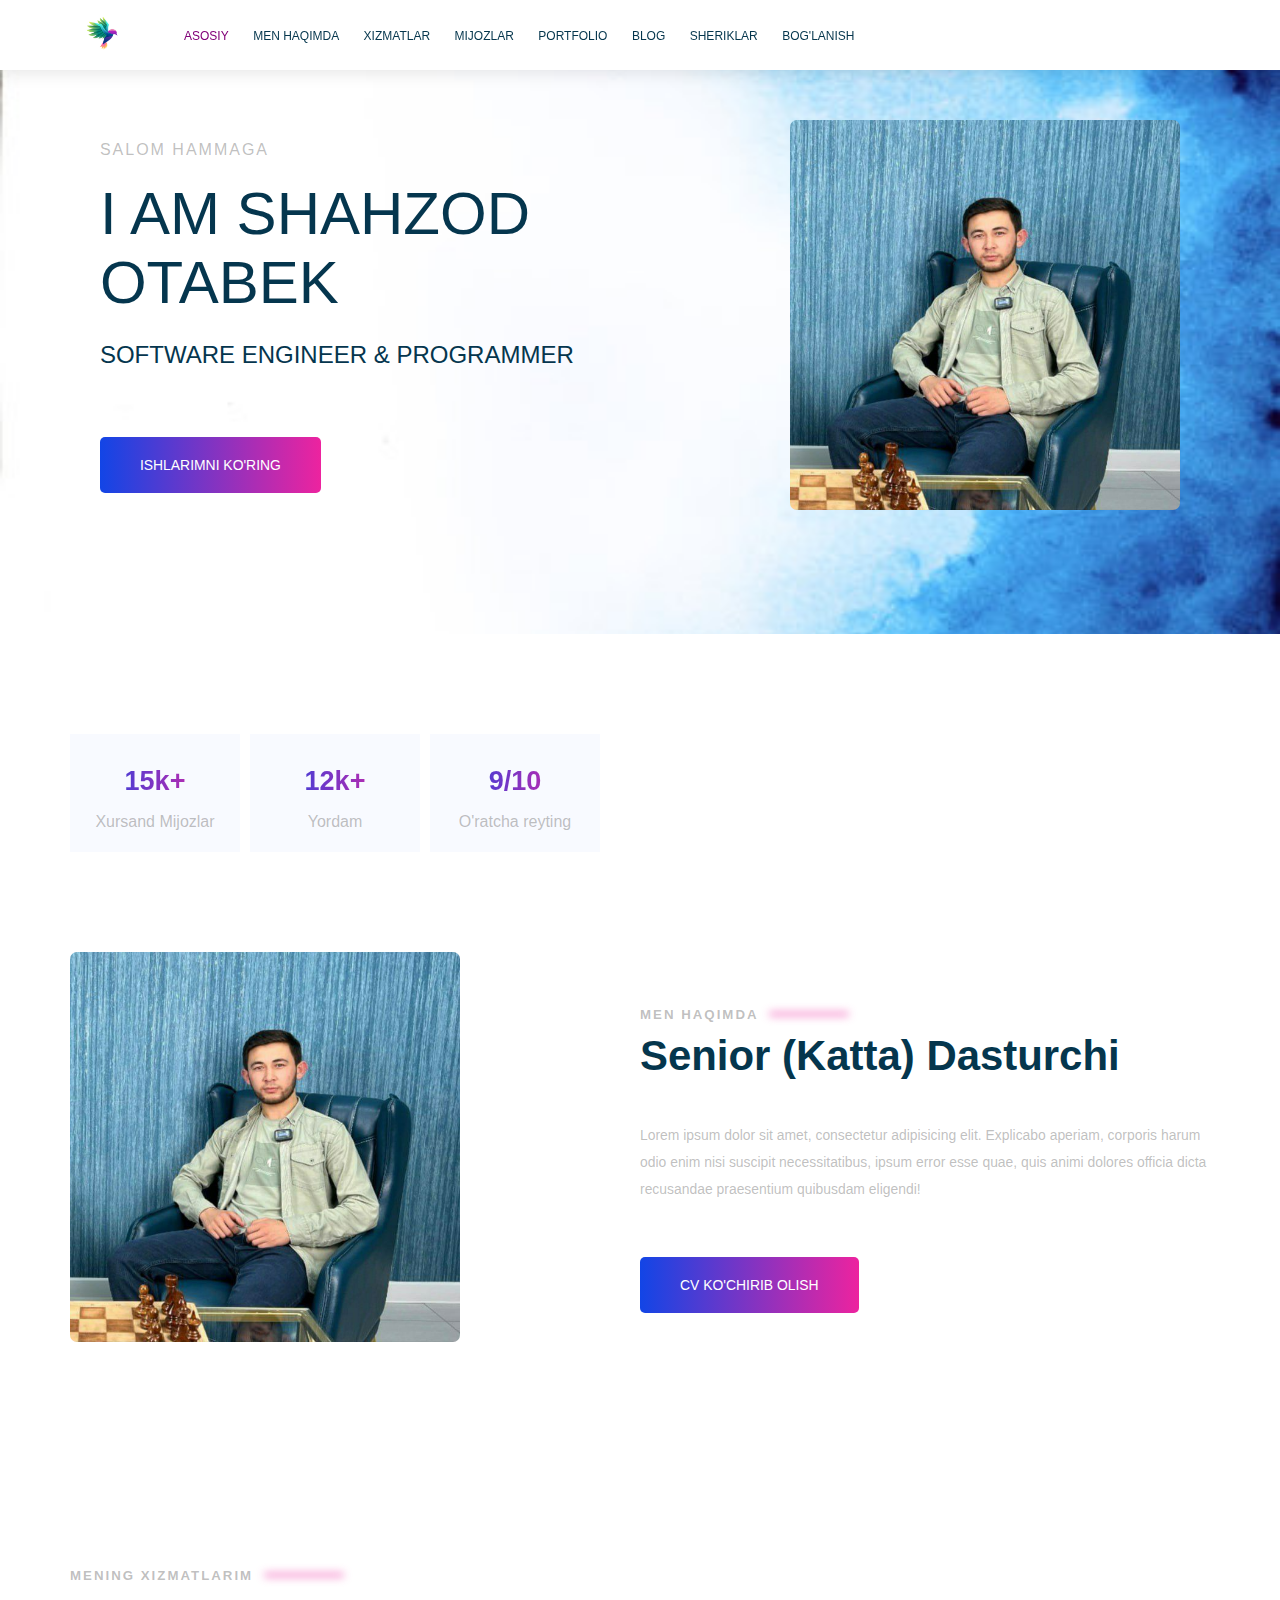
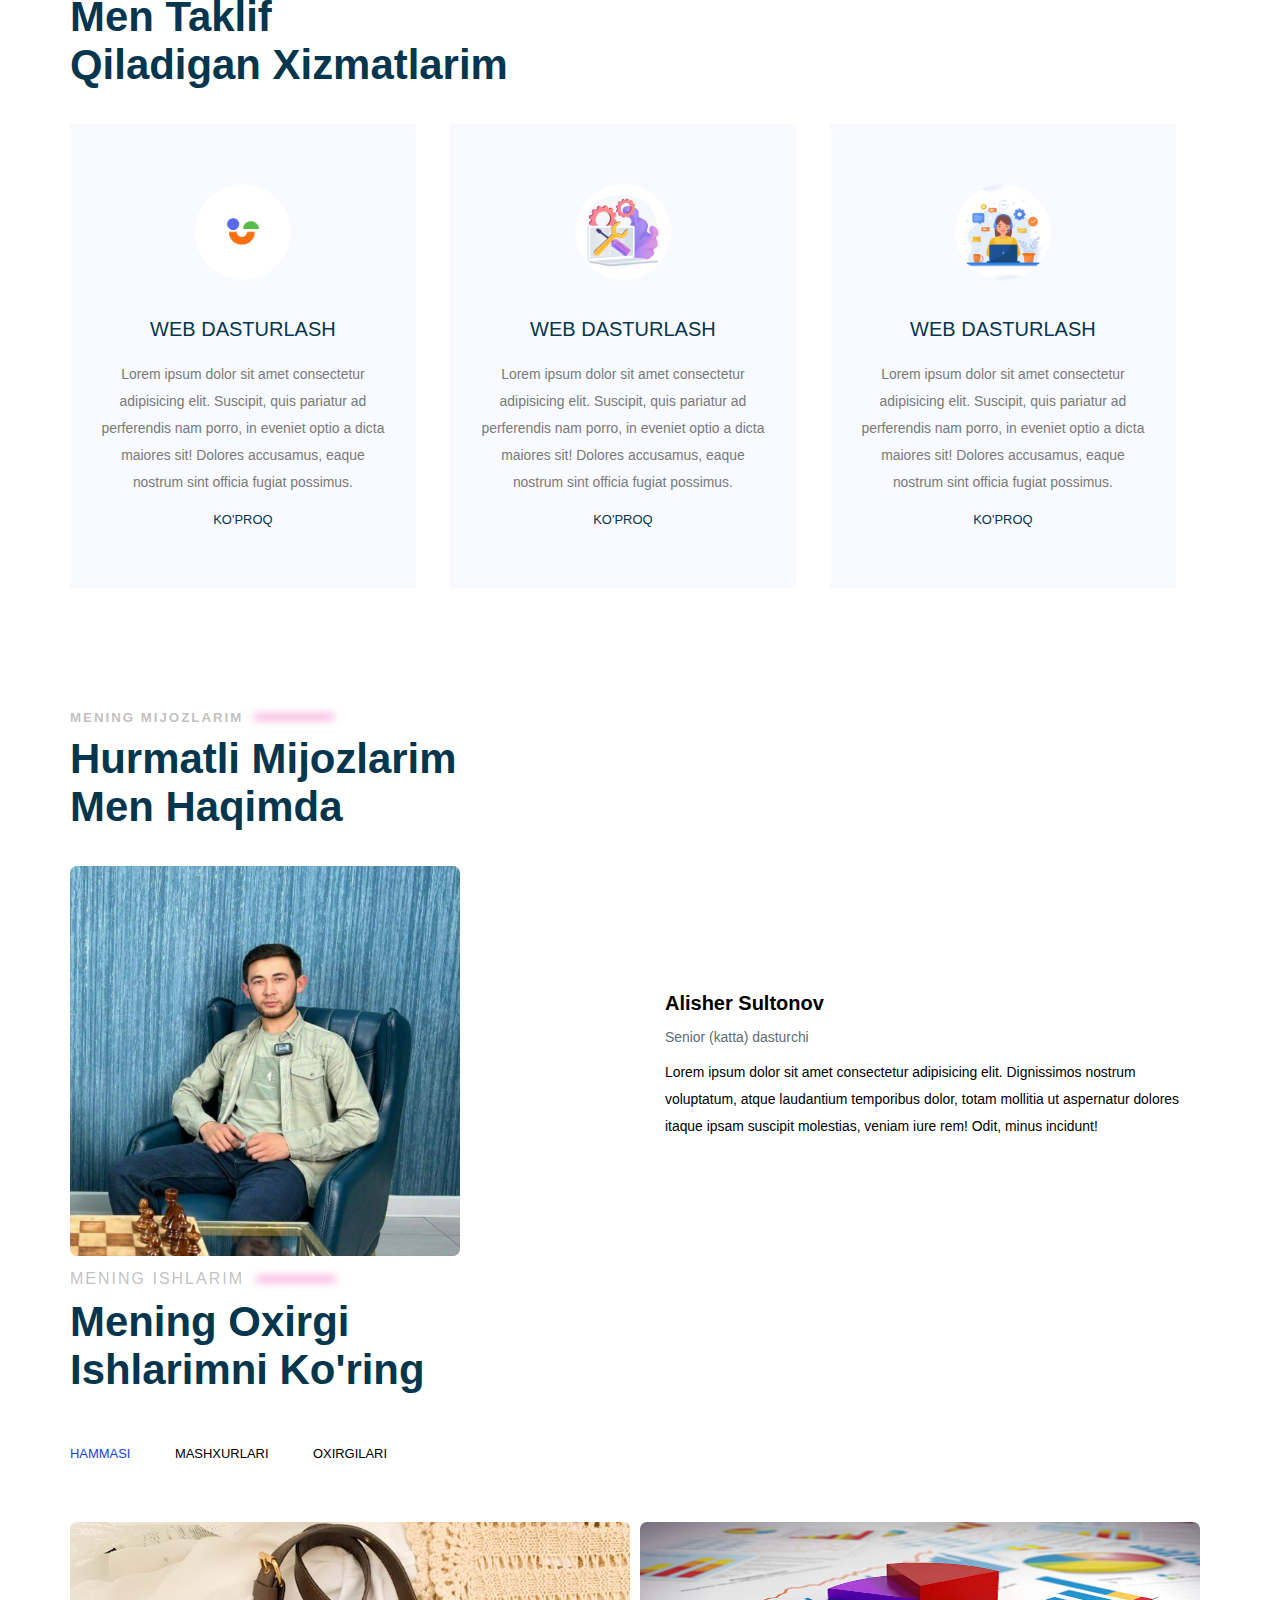
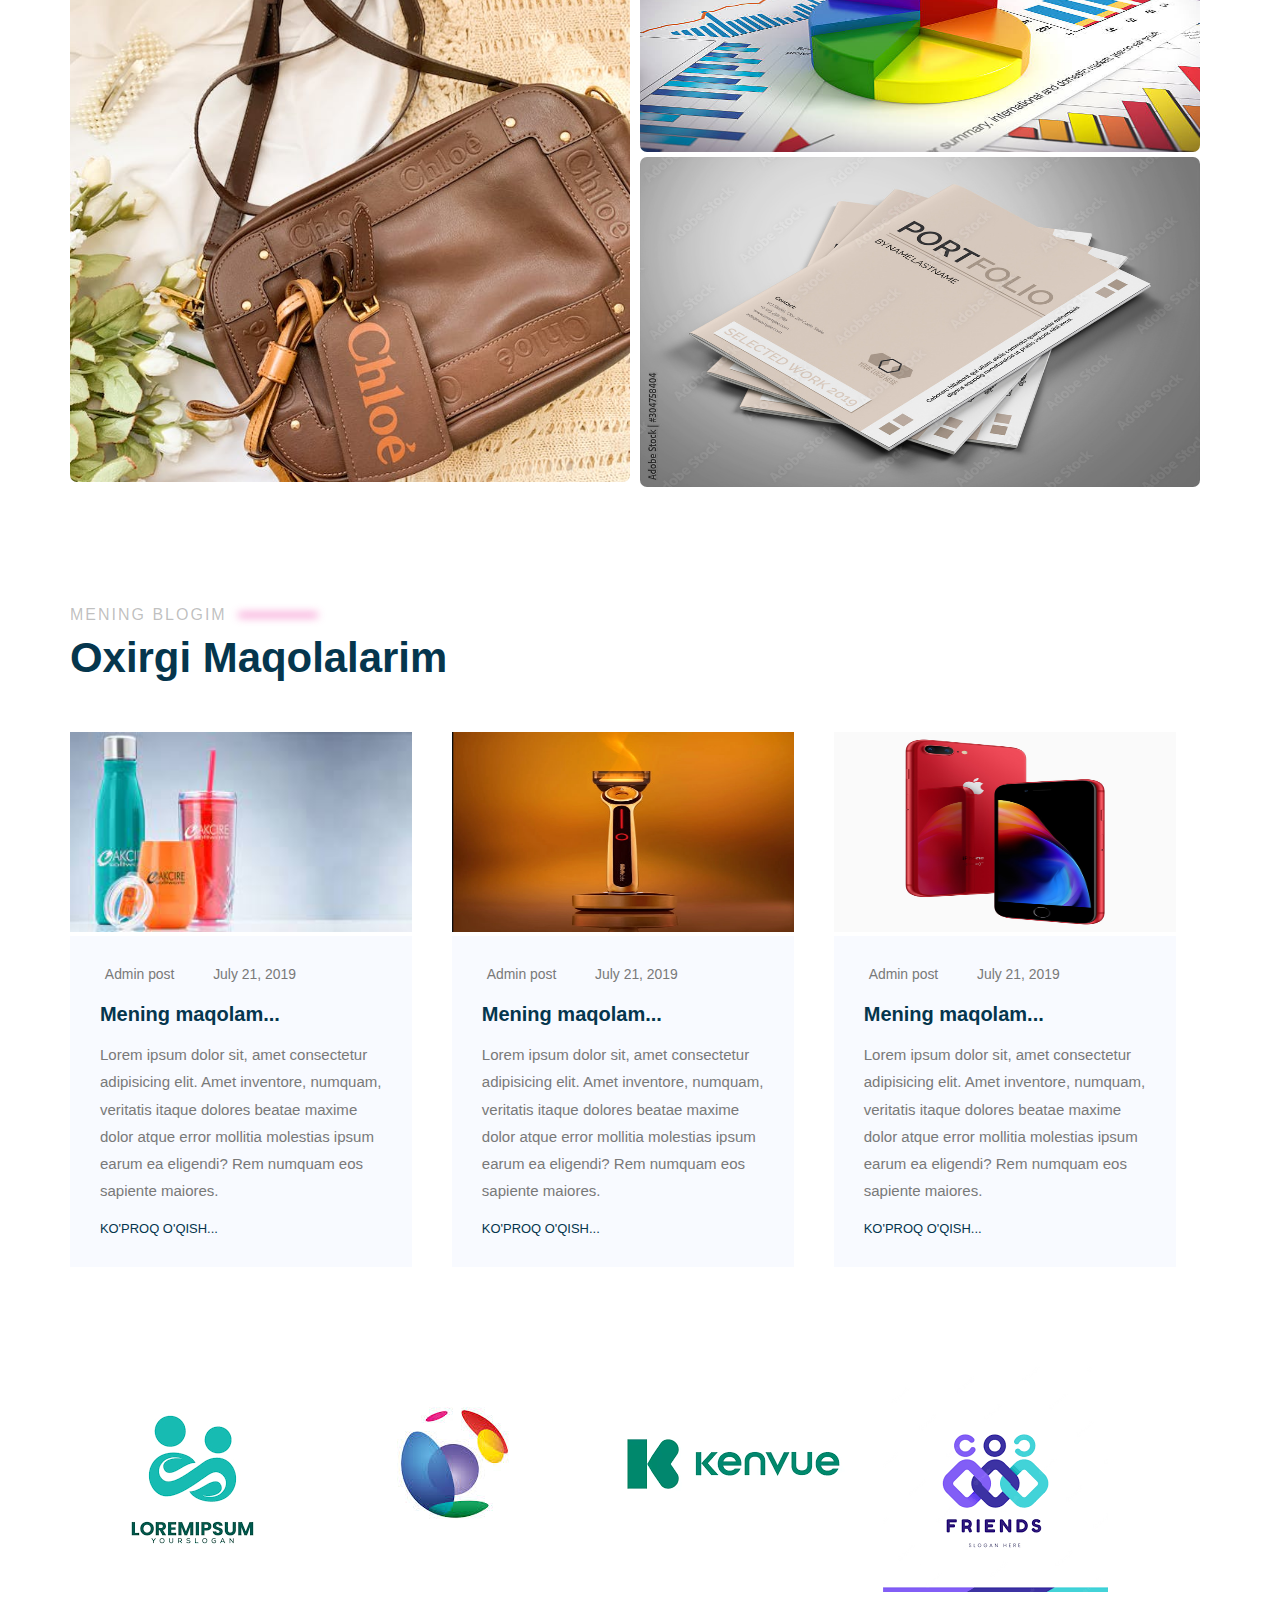
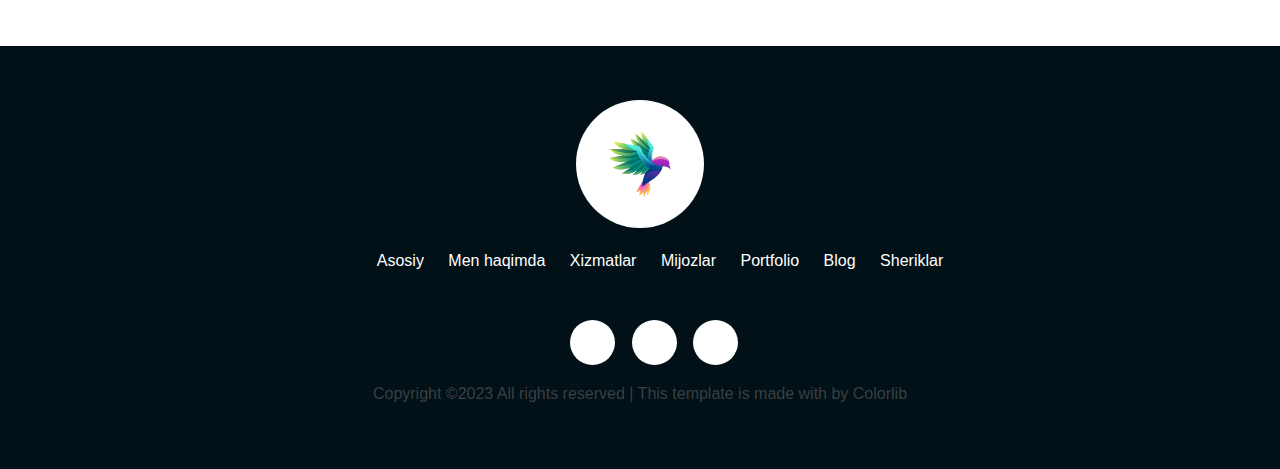
<file: index.html>
<!DOCTYPE html>
<html lang="en">
<head>
    <title>Portfolio</title>
    <meta name="viewport" conntent="width=device-width, initial-scale=1.0">
    <link rel="stylesheet" href="https://cdnjs.cloudflare.com/ajax/libs/font-awesome/6.4.2/css/all.min.css" integrity="sha512-z3gLpd7yknf1YoNbCzqRKc4qyor8gaKU1qmn+CShxbuBusANI9QpRohGBreCFkKxLhei6S9CQXFEbbKuqLg0DA==" crossorigin="anonymous" referrerpolicy="no-referrer" />
    <link rel="stylesheet" href="./css/shared.css">
    <link rel="stylesheet" href="./css/main.css">
</head>
<body>
    <!--Header Section-->
    <header class="main-header">
        <div class="container">
            <div class="main-header__brand">
                <a href="index.html">
                    <img src="./images/logo.jpg" alt="Logo">
                </a>
            </div>
            <nav class="main-navigation">
                <ul class="main-navigation__items">
                    <li class="main-navigation__item active">
                        <a href="#">Asosiy</a>
                    </li>
                    <li class="main-navigation__item">
                        <a href="#">Men haqimda</a>
                    </li>
                    <li class="main-navigation__item">
                        <a href="#">Xizmatlar</a>
                    </li>
                    <li class="main-navigation__item">
                        <a href="#">Mijozlar</a>
                    </li>
                    <li class="main-navigation__item">
                        <a href="#">Portfolio</a>
                    </li>
                    <li class="main-navigation__item">
                        <a href="#">Blog</a>
                    </li>
                    <li class="main-navigation__item">
                        <a href="#">Sheriklar</a>
                    </li>
                    <li class="main-navigation__item">
                        <a href="./contact.html">Bog'lanish</a>
                    </li>
                </ul>
            </nav>
        </div>
    </header>
    <!--/Header Section-->

    <!--Main Section-->
    <div class="main-banner">
        <div class="container">
            <section id="main-section" class="main-section">
                <div class="main-section__info">
                    <h4 class="main-section__welcome to-uppercase"> Salom hammaga</h4>
                    <h1 class="main-section__introduction to-uppercase">I am Shahzod Otabek</h1>
                    <h3 class="main-section__position to-uppercase">Software Engineer & Programmer</h3>
                    <div class="main-section__social-networks">
                        <a href="#">
                            <i class="fa-brands fa-telegram"></i>
                        </a>
                        <a href="#">
                            <i class="fa-brands fa-youtube"></i>
                        </a>
                        <a href="#">
                            <i class="fa-brands fa-instagram"></i>
                        </a>
                    </div>
                    <button type="button" class="button main-section__action to-uppercase">
                        Ishlarimni ko'ring
                    </button>
                </div>
        
                <div class="main-section__image">
                    <img src="./images/me.jpg" alt="My image">
                </div>
                
            </section>
            <div class="clearfix"></div>
        </div>
    </div>
    <!--/Main Section-->

    <!--Statistics-->
    <div class="container">
        <section id="statistics" class="statistics">
            <div class="statistics__item">
                <h3 class="statistics__number">
                    15k+
                </h3>
                <p class="statistics__title">Xursand Mijozlar</p>
            </div>
            <div class="statistics__item">
                <h3 class="statistics__number">
                    12k+
                </h3>
                <p class="statistics__title">Yordam</p>
            </div>
            <div class="statistics__item">
                <h3 class="statistics__number">
                    9/10
                </h3>
                <p class="statistics__title">O'ratcha reyting</p>
            </div>
        </section>
    </div>
    <!--/Statistics-->

    <!--About me Section-->
    <div class="container">
        <section id="about-me" class="about-me">
            <div class="about-me__image">
                <img src="./images/me.jpg" alt="about me image">
            </div>
            <div class="about-me__info">
                <h5 class="section-subtitle">
                    Men haqimda
                    <span class = "blur-line"></span>
                </h5>
                <h3 class="section-title">
                    Senior (katta) dasturchi
                </h3>
                <p class="about-me__description">
                    Lorem ipsum dolor sit amet, consectetur adipisicing elit. 
                    Explicabo aperiam, corporis harum odio enim nisi suscipit necessitatibus, 
                    ipsum error esse quae, quis animi dolores officia dicta recusandae praesentium quibusdam eligendi!
                </p>
                <button type="button" class="about-me__action button to-uppercase">
                    CV ko'chirib olish
                </button>
            </div>
        </section>
        <div class="clearfix">
        </div>
    </div>
    <!--/About me Section-->

    <!--Services Section-->
    <div class="container">
        <section id="services" class="services">
            <h5 class="section-subtitle">
                Mening xizmatlarim
                <span class="blur-line"></span>
            </h5>
            <h2 class="section-title">
                Men taklif <br>
                qiladigan xizmatlarim
            </h2>
            <div class="services__cards">
                <div class="service-card">
                    <img src="./images/s1.png" alt="service1" class="service-card__icon"> 
                    <h5 class="service-card__title">
                        Web dasturlash
                    </h5>
                    <p class="service-card__description">
                        Lorem ipsum dolor sit amet consectetur adipisicing elit. 
                        Suscipit, quis pariatur ad perferendis nam porro, 
                        in eveniet optio a dicta maiores sit! Dolores accusamus, 
                        eaque nostrum sint officia fugiat possimus.
                    </p>
                    <a href="#" class="service-card__link">Ko'proq</a>
                </div>
                <div class="service-card">
                    <img src="./images/s2.jpg" alt="service2" class="service-card__icon"> 
                    <h5 class="service-card__title">
                        Web dasturlash
                    </h5>
                    <p class="service-card__description">
                        Lorem ipsum dolor sit amet consectetur adipisicing elit. 
                        Suscipit, quis pariatur ad perferendis nam porro, 
                        in eveniet optio a dicta maiores sit! Dolores accusamus, 
                        eaque nostrum sint officia fugiat possimus.
                    </p>
                    <a href="#" class="service-card__link">Ko'proq</a>
                </div>
                <div class="service-card">
                    <img src="./images/s3.jpg" alt="service3" class="service-card__icon"> 
                    <h5 class="service-card__title">
                        Web dasturlash
                    </h5>
                    <p class="service-card__description">
                        Lorem ipsum dolor sit amet consectetur adipisicing elit. 
                        Suscipit, quis pariatur ad perferendis nam porro, 
                        in eveniet optio a dicta maiores sit! Dolores accusamus, 
                        eaque nostrum sint officia fugiat possimus.
                    </p>
                    <a href="#" class="service-card__link">Ko'proq</a>
                </div>
                
            </div>
        </section>
    </div>
    <!--/Services Section-->

    <!--Clients Section-->
    <div class="container">
        <section id="clients" class="clients">
            <h5 class="section-subtitle">
                Mening mijozlarim
                <span class="blur-line"></span>  
            </h5>
            <h2 class="section-title">
                Hurmatli mijozlarim <br>
                men haqimda
            </h2>
            <div class="client-items">
                <div class="client-item">
                    <div class="client-item__image">
                        <img src="./images/me.jpg" alt="my clinet image">
                    </div>
                    <div class="client-item__info">
                        <h3 class="client-item__name">
                            Alisher Sultonov
                        </h3>
                        <p class="client-item__position">
                            Senior (katta) dasturchi
                        </p>
                        <p class="client-item__review">
                            Lorem ipsum dolor sit amet consectetur adipisicing elit. 
                            Dignissimos nostrum voluptatum, 
                            atque laudantium temporibus dolor, 
                            totam mollitia ut aspernatur dolores itaque ipsam suscipit molestias, 
                            veniam iure rem! Odit, minus incidunt!
                        </p>
                        <div class="client-item__rate">
                            <i class="fas fa-star"></i>
                            <i class="fas fa-star"></i>
                            <i class="fas fa-star"></i>
                            <i class="fas fa-star"></i>
                            <i class="fas fa-star"></i>
                        </div>
                    </div>
                </div>
            </div>
        </section>
        <div class="clearfix"></div>
    </div>
    <!--/Clients Section-->

    <!--Portfolio Section-->
    <div class="container">
        <section id="portfolio" class="portfolio">
            <div class="section-subtitle">
                Mening ishlarim
                <span class="blur-line"></span>
            </div>
            <div class="section-title">Mening oxirgi<br> ishlarimni ko'ring</div>
            <ul class="portfolio-filters">
                <li class="active">
                    Hammasi
                </li>
                <li>
                    Mashxurlari
                </li>
                <li>
                    Oxirgilari
                </li>
            </ul>
            <div class="portfolio-items">
                <div class="portfolio-item">
                    <img src="./images/p1.jpeg" alt="portfolio image 1" class="portfolio-item__image">
                    <div class="portfolio-item__overlay"></div>
                    <div class="portfolio-item__info">
                        <h4>
                            <a href="#">Portfolio item 1</a>
                        </h4>
                        <p>
                            Ishim haqida
                        </p>
                    </div>
                </div>
                <div class="portfolio-item portfolio-item-2">
                    <img src="./images/p2.jpg" alt="portfolio image 2" class="portfolio-item__image">
                    <div class="portfolio-item__overlay"></div>
                    <div class="portfolio-item__info">
                        <h4>
                            <a href="#">Portfolio item 2</a>
                        </h4>
                        <p>
                            Ishim haqida
                        </p>
                    </div>
                </div>
                <div class="portfolio-item portfolio-item-3">
                    <img src="./images/p3.jpg" alt="portfolio image 3" class="portfolio-item__image">
                    <div class="portfolio-item__overlay"></div>
                    <div class="portfolio-item__info">
                        <h4>
                            <a href="#">Portfolio item 3</a>
                        </h4>
                        <p>
                            Ishim haqida
                        </p>
                    </div>
                </div>
            </div>
            </div>
        </section>
    </div>
    <!--/Portfolio Section-->

    <!--Blog Section-->
    <div class="container">
        <section id="blog" class="blog">
            <div class="section-subtitle">
                Mening blogim
                <span class="blur-line"></span>
            </div>
            <div class="section-title">
                Oxirgi maqolalarim
            </div>
            <div class="blog-items">
                <div class="blog-item">
                    <div class="blog-item__image">
                        <img src="./images/b1.jpg" alt="blog image 1">
                    </div>
                    <div class="blog-item__info">
                        <div class="blog-item__main-info">
                            <i class="fa fa-user"></i>
                            <span class="blog-item__author">
                                Admin post
                            </span>
                            <i class="fa fa-calendar"></i>
                            <span class="blog-item__date">
                                July 21, 2019
                            </span>
                        </div>
                        <h5 class="blog-item__title">
                            Mening maqolam...
                        </h5>
                        <p class="blog-item__description">
                            Lorem ipsum dolor sit, amet consectetur adipisicing elit. 
                            Amet inventore, numquam, veritatis itaque dolores beatae 
                            maxime dolor atque error mollitia molestias ipsum earum ea eligendi? 
                            Rem numquam eos sapiente maiores.
                        </p>
                        <a href="#" class="blog-item__learn-more">
                            Ko'proq o'qish...
                        </a>
                    </div>
                </div>

                <div class="blog-item">
                    <div class="blog-item__image">
                        <img src="./images/b2.jpg" alt="blog image 2">
                    </div>
                    <div class="blog-item__info">
                        <div class="blog-item__main-info">
                            <i class="fa fa-user"></i>
                            <span class="blog-item__author">
                                Admin post
                            </span>
                            <i class="fa fa-calendar"></i>
                            <span class="blog-item__date">
                                July 21, 2019
                            </span>
                        </div>
                        <h5 class="blog-item__title">
                            Mening maqolam...
                        </h5>
                        <p class="blog-item__description">
                            Lorem ipsum dolor sit, amet consectetur adipisicing elit. 
                            Amet inventore, numquam, veritatis itaque dolores beatae 
                            maxime dolor atque error mollitia molestias ipsum earum ea eligendi? 
                            Rem numquam eos sapiente maiores.
                        </p>
                        <a href="#" class="blog-item__learn-more">
                            Ko'proq o'qish...
                        </a>
                    </div>
                </div>

                <div class="blog-item">
                    <div class="blog-item__image">
                        <img src="./images/b3.jpg" alt="blog image 3">
                    </div>
                    <div class="blog-item__info">
                        <div class="blog-item__main-info">
                            <i class="fa fa-user"></i>
                            <span class="blog-item__author">
                                Admin post
                            </span>
                            <i class="fa fa-calendar"></i>
                            <span class="blog-item__date">
                                July 21, 2019
                            </span>
                        </div>
                        <h5 class="blog-item__title">
                            Mening maqolam...
                        </h5>
                        <p class="blog-item__description">
                            Lorem ipsum dolor sit, amet consectetur adipisicing elit. 
                            Amet inventore, numquam, veritatis itaque dolores beatae 
                            maxime dolor atque error mollitia molestias ipsum earum ea eligendi? 
                            Rem numquam eos sapiente maiores.
                        </p>
                        <a href="#" class="blog-item__learn-more">
                            Ko'proq o'qish...
                        </a>
                    </div>
                </div>
            </div>
        </section>
    </div>
    <!--/Blog Section-->

    <!--Partners section-->
    <div class="container">
        <section id="partners" class="partners">
            <div class="partner">
                <img src="./images/w1.png" alt="partner image 1">
            </div>
            <div class="partner">
                <img src="./images/w3.jpg" alt="partner image 3">
            </div>
            <div class="partner">
                <img src="./images/w5.png" alt="partner image 5">
            </div>
            <div class="partner">
                <img src="./images/w2.png" alt="partner image 2">
            </div>
        </section>
    </div>
    <!--/Partners section-->

    <!--Footer section-->
    <footer class="footer">
       <div class="container">
            <div class="footer__brand">
                <img src="./images/logo.jpg" alt="Logo">
            </div>
            <nav class="footer__navigation">
                <ul class="footer__navigation-items">
                    <li class="footer__navigation-item">
                        <a href="#">Asosiy</a>
                    </li>
                    <li class="footer__navigation-item">
                        <a href="#">Men haqimda</a>
                    </li>
                    <li class="footer__navigation-item">
                        <a href="#">Xizmatlar</a>
                    </li>
                    <li class="footer__navigation-item">
                        <a href="#">Mijozlar</a>
                    </li>
                    <li class="footer__navigation-item">
                        <a href="#">Portfolio</a>
                    </li>
                    <li class="footer__navigation-item">
                        <a href="#">Blog</a>
                    </li>
                    <li class="footer__navigation-item">
                        <a href="#">Sheriklar</a>
                    </li>
                </ul>
            </nav>
            <ul class="footer__socials">
                <li class="footer__social">
                    <a href="#">
                        <i class="fab fa-telegram"></i>
                    </a>
                </li>
                <li class="footer__social">
                    <a href="#">
                        <i class="fab fa-instagram"></i>
                    </a>
                </li>
                <li class="footer__social">
                    <a href="#">
                        <i class="fab fa-youtube"></i>
                    </a>
                </li>
            </ul>
            <p class="footer__text">
                Copyright ©2023 All rights reserved | This template is made with by Colorlib
            </p>
       </div>
    </footer>
    <!--/Footer section-->
</body>
</html>
</file>
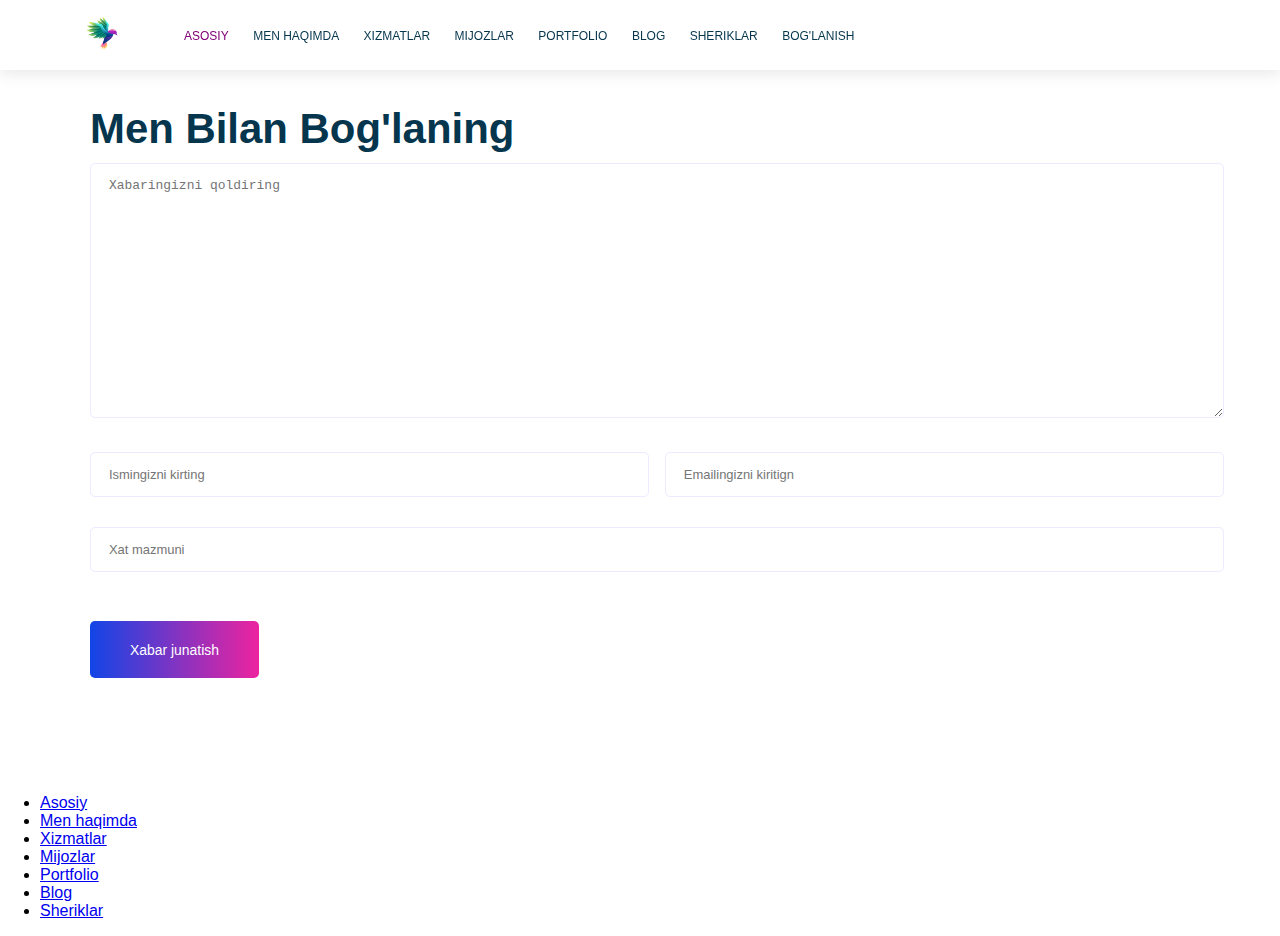
<file: contact.html>
<!DOCTYPE html>
<html lang="en">
<head>
    <title>Portfolio - Boglanish</title>
    <link rel="stylesheet" href="https://cdnjs.cloudflare.com/ajax/libs/font-awesome/6.4.2/css/all.min.css" integrity="sha512-z3gLpd7yknf1YoNbCzqRKc4qyor8gaKU1qmn+CShxbuBusANI9QpRohGBreCFkKxLhei6S9CQXFEbbKuqLg0DA==" crossorigin="anonymous" referrerpolicy="no-referrer" />
    <link rel="stylesheet" href="./css/shared.css">
    <link rel="stylesheet" href="./css/contact.css">
</head>
<body>
    <!--Header Section-->
    <header class="main-header">
        <div class="container">
            <div class="main-header__brand">
                <a href="index.html">
                    <img src="./images/logo.jpg" alt="Logo">
                </a>
            </div>
            <nav class="main-navigation">
                <ul class="main-navigation__items">
                    <li class="main-navigation__item active">
                        <a href="./index.html">Asosiy</a>
                    </li>
                    <li class="main-navigation__item">
                        <a href="#">Men haqimda</a>
                    </li>
                    <li class="main-navigation__item">
                        <a href="#">Xizmatlar</a>
                    </li>
                    <li class="main-navigation__item">
                        <a href="#">Mijozlar</a>
                    </li>
                    <li class="main-navigation__item">
                        <a href="#">Portfolio</a>
                    </li>
                    <li class="main-navigation__item">
                        <a href="#">Blog</a>
                    </li>
                    <li class="main-navigation__item">
                        <a href="#">Sheriklar</a>
                    </li>
                    <li class="main-navigation__item">
                        <a href="./contact.html">Bog'lanish</a>
                    </li>
                </ul>
            </nav>
        </div>
    </header>
    <!--/Header Section-->

    <div class="container">
        <section class="contact">
            <div class="section-title">
                Men bilan bog'laning
            </div>
            <form action="/server.php" method="GET">
                <textarea rows="15" placeholder="Xabaringizni qoldiring"></textarea>
                <div class="half-row contact__firstname">
                    <input type="text" placeholder="Ismingizni kirting" name="firstname">
                </div>
                <div class="half-row contact__email">
                    <input type="email" placeholder="Emailingizni kiritign" name ="email">
                </div>
                <input type="text" placeholder="Xat mazmuni">
                <button class="button contact__send" type = "submit">Xabar junatish </button>
            </form>
        </section>
    </div>
    <!--Footer section-->
    <footer>
        <nav>
            <ul>
                <li>
                    <a href="#">Asosiy</a>
                </li>
                <li>
                    <a href="#">Men haqimda</a>
                </li>
                <li>
                    <a href="#">Xizmatlar</a>
                </li>
                <li>
                    <a href="#">Mijozlar</a>
                </li>
                <li>
                    <a href="#">Portfolio</a>
                </li>
                <li>
                    <a href="#">Blog</a>
                </li>
                <li>
                    <a href="#">Sheriklar</a>
                </li>
            </ul>
        </nav>
    </footer>
    <!--/Footer section-->
</body>
</html>
</file>
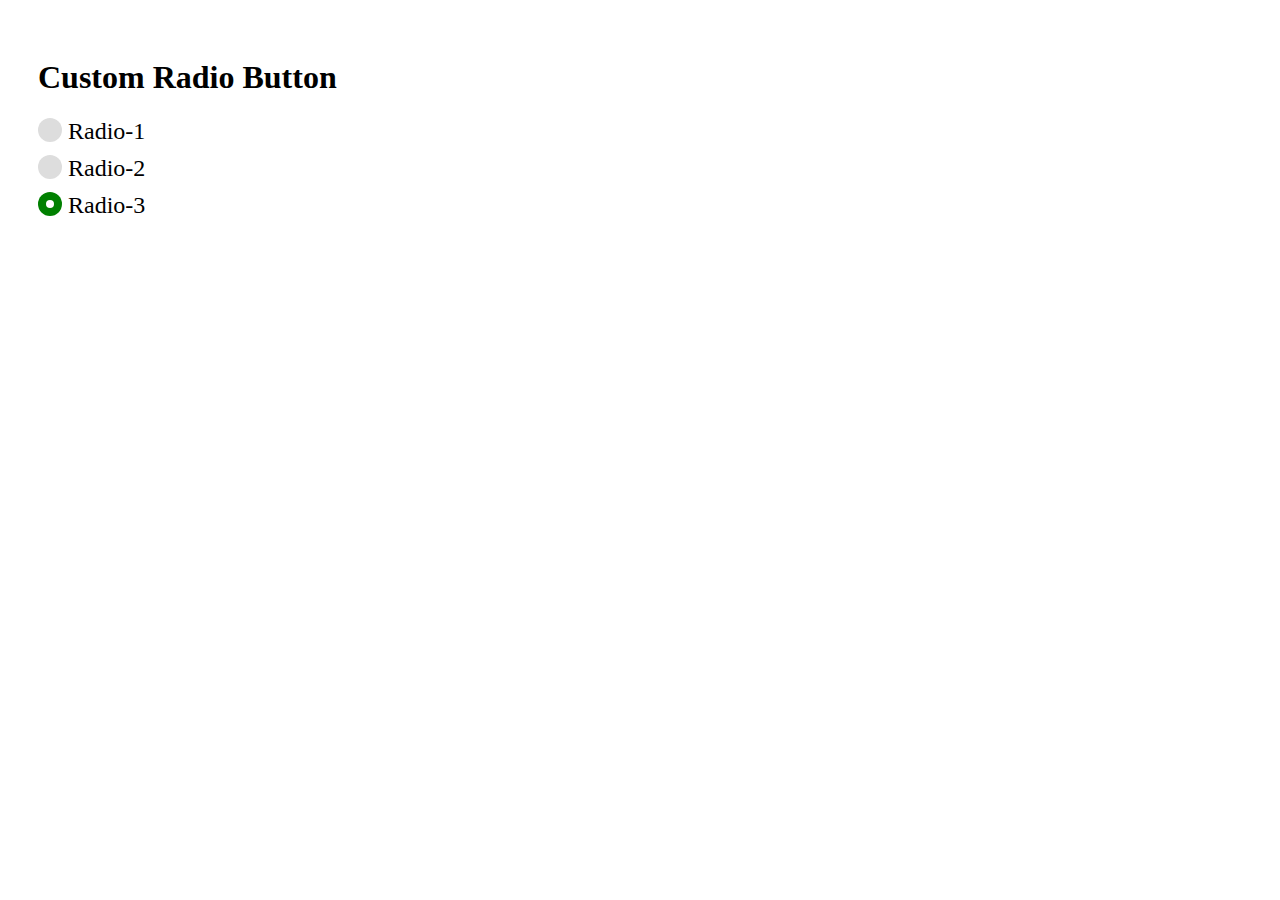
<file: example.html>
<!DOCTYPE html>
<html lang="en">
<head>
    <meta charset="UTF-8">
    <meta name="viewport" content="width=device-width, initial-scale=1.0">
    <title>Radio Button</title>
    <style>
        .container{
            padding: 30px;
        }
        .form-control{
            position: relative;
            display: block;
            width: 100%;
            padding-bottom: 10px;
            padding-left: 30px;
            font-size: 24px;
        }

        .custom-radio{
            width: 24px;
            height: 24px;
            background-color: #ddd;
            position: absolute;
            left: 0;
            border-radius: 50%;
        }

        .form-control:hover .custom-radio{
            background-color: #ccc;
        }
        
        .form-control input:checked ~ .custom-radio{
            background-color: green;
        }

        .form-control input:checked ~.custom-radio::after{
            display: block;
        }

        .form-control input{
            opacity: 0;
            cursor: pointer;
        }

        .custom-radio:after{
            width: 8px;
            height: 8px;
            content: "";
            background: white;
            position: absolute;
            top: 8px;
            left: 8px;
            border-radius: 50%;
            display: none;
        }
    </style>
</head>
<body>
    <div class="container">
        <h1>Custom Radio Button</h1>
        <label class="form-control">Radio-1
            <input type="radio" checked="checked" name="radio-button-1" value="radio-button-1">
            <span class="custom-radio"></span>
        </label>

        <label class="form-control">Radio-2
            <input type="radio" checked="checked" name="radio-button-1" value="radio-button-1">
            <span class="custom-radio"></span>
        </label>
        

        <label class="form-control">Radio-3
            <input type="radio" checked="checked" name="radio-button-1" value="radio-button-1">
            <span class="custom-radio"></span>
        </label>


    </div>
</body>
</html>
</file>
<file: css/shared.css>
/* Core styles */
body{
    font-family: sans-serif;
    margin:0;
}
a {
    transition: all 0.3s;
}
.container{
    width: 1140px;
    margin: 0 auto;
}

.to-uppercase{
    text-transform: uppercase;
}

.clearfix{
    clear:both;
}

.section-subtitle{
    letter-spacing: 2px;
    font-weight: 10000;
    margin-bottom: 0.625rem;
    color: #79797979;
    text-transform: uppercase;
}



.button{
    border: none;
    background: linear-gradient(to right,#1245e6,#ed239f);
    color: white;
    font-weight: 500;
    font-size: 0.87rem;
    padding: 1.26rem 2.5rem;
    border-radius: 5px;
    cursor: pointer;
}
button:hover{
    background: linear-gradient(to left,#1245e6,#ed239f);
}
.section-title{
    margin-top: 0.32rem;
    font-size: 2.62rem;
    font-weight: 700;
    text-transform: capitalize;
    color: #05364d;
}
.blur-line{
    display: inline-block;
    position: relative;
    top: -3px;
    margin-left: 0.32rem;
    width: 80px;
    height: 4px;
    background-color: rgba(237, 35, 159, 0.6);
    filter: blur(4px);
    border-radius: 4px;
}

/* Main header styles */

.main-header{
    position: fixed;
    background-color: white;
    top: 0;
    left: 0;
    width: 100%;
    box-shadow: 0px 3px 16px 0px rgb(0 0 0 / 10%);
    z-index: 10;
}
.main-header .container{
    display: flex;
    align-items: center;
}
.main-header__brand img{
    width: 64px;
}
.main-navigation__item{
    display: inline-block;
    padding: 0.625rem;
}

.main-navigation__item a{
    color: #05364d;
    text-decoration: none;
    text-transform: uppercase;
    font-size: 0.75rem;
    font-weight: 500;
}

.main-navigation__item a:hover{
    color: rgb(128, 0, 119);
}

.main-navigation__item.active a{
    color: rgb(128, 0, 119);
}

/*Footer Section Styles*/

.footer {
    padding: 50px 0;
    background-color: #021017;
    margin-top: 50px;
    text-align: center;
}

.footer__brand img{
    width: 128px;
    border-radius: 50%;
    border: 4px solid #021017;
}

.footer__navigation-item{
    display: inline-block;
    padding: 0 10px;
}
.footer__navigation-items{
    margin-bottom: 50px;
}
.footer__navigation-item a{
    color: white;
    text-decoration: none;
}
.footer__social{
    display: inline-block;
    width: 45px;
    height: 45px;
    line-height: 45px;
    text-align: center;
    background-color: white;
    border-radius: 36px;
    color: #05364d;
    font-size: 1rem;
    margin-right: 12px;
}
.footer__social a{
    color:#021017
}
.footer__social:hover,
.footer__social:hover i{
    background: linear-gradient(90deg, #1345e6 0%, #ed239f 100%);
    color: white;
}
.footer__text{
    color: #79797979;
}

@media only screen and (max-width: 767px){
    .container{
        width: 96%;
    }
    .main-navigation{
        display: none;
    }
    /* Footer */
    .footer__navigation{
        display: none;
    }
}
</file>
<file: css/main.css>
/* Main section */
.main-banner{
    background-image: url(../images/main-banner.jpg);
    background-repeat: no-repeat;
    background-position: center;
    background-size: cover;
    
}

.main-section{
    padding: 7.5rem 1.87rem;
    display: flex;
    justify-content: space-between;
   
}

.main-section > div{
    flex: 1;
}
.main-section__image{
    text-align: right
}
.main-section__image img{
    width: 390px;
    border-radius: 7px;
}
.main-section__welcome{
    font-size: 1rem;
    font-weight: 400;
    margin-bottom: 1.25rem;
    letter-spacing: 2px;
    color: #79797979;
}

.main-section__introduction{
    margin-top: 1.25rem;
    font-size: 3.75rem;
    font-weight: 500;
    margin-bottom: 20px;
    color: #05364E;
}

.main-section__position{
    color: #05364E;
    font-size: 1.5rem;
    font-weight: 300;
    margin-bottom: 1.25rem;
}

.main-section__social-networks a{
    font-size: 1.25rem;
    color: #8fa1aa;
    display: inline-block;
    margin-right: 1rem;
    cursor: pointer;
}

.main-section__social-networks a:hover i{
    color: #1c44e4;
}
.main-section__action{
    margin-top: 1.87rem;
    
}

/* Statistics */
.statistics{
    padding-top: 6.25rem;
    display: flex;
}
.statistics__item{
   
    width: 150px;
    background-color: #f8faff;
    text-align: center;
    padding: 0.32rem 0.625rem;
    margin-right: 0.625rem;
} 
.statistics__number{
    font-size: 1.69rem;
    margin-bottom: 0.32rem;
    background: linear-gradient(to right,#1245e6,#ed239f);
    -webkit-background-clip: text;
    -webkit-text-fill-color: transparent;
}
.statistics__title{
    font-size: 1rem;
    color: #79797979;
    font-weight: 300;
}
/* about me section */

.about-me{
    padding: 6.25rem 0;
    display: flex;
    align-items: center;

}
.about-me > div{
    flex: 1;
}
.about-me__image img{
    width: 390px;
    border-radius: 7px;
}
.about-me__description{
    font-size: 0.87rem;
    font-weight: 300;
    color: #79797979;
    line-height: 1.69rem;
}
.about-me__action{
    margin-top: 2.5rem;
}

/*Services Section Styles  */

.services{
    padding-top: 6.25rem;
}
.services__cards{
    display: flex;
    justify-content: space-between;
}
.service-card{
    /* display: inline-block;
    width: 30%; */
    padding: 3.75rem 1.87rem;
    background-color: #f8faff;
    margin-right: 3%;
    text-align: center;
    box-sizing: border-box;
    transition: all 0.4s ease 0s;
}
.service-card img{
    width: 96px;
    border-radius: 50%;
}
.service-card__title{
    color: #05364d;
    font-size: 1.25rem;
    font-weight: 500;
    margin-bottom: 1.25rem;
    text-transform: uppercase;
}

.service-card__description{
    font-size: 0.87rem;
    line-height: 1.69rem;
    font-weight: 300;
    color: #797979;
}

.service-card__link{
    font-size: 0.81rem;
    font-weight: 500;
    text-decoration: none;
    text-transform: uppercase;
    color: #05364d;
}

.service-card:hover{
    background-color: #5f30ff;
}
.service-card:hover .service-card__title,
.service-card:hover .service-card__description,
.service-card:hover .service-card__link{
    color: white;
}

/* Client Section styles */

.clients{
    padding-top: 6.25rem;
}
.client-item{
    display: flex;
    align-items: center;
}
.client-item > div{
    /* width: 50%;
    float: left;
    box-sizing: border-box; */
    flex: 1;
}

.client-item__image img{
    width: 390px;
    border-radius: 7px;
}
.client-item__info{
    padding-left: 3.12rem;
}
.client-item__name{
    font-size: 1.25rem;
    margin-bottom: 0.25rem;
}

.client-item__position{
    font-size: 0.87rem;
    font-weight: 500;
    color: #5b6d75;
}

.client-item__review{
    font-size: 0.87rem;
    line-height: 1.69rem;
    font-weight: 300;
}
.client-item__rate{
    color: #ffd805;
}

/* Portfolio section styles */
.portfolio{
    padding: 0.625rem 0;
}

.portfolio-filters{
    margin-top: 3.12rem;
    list-style: none;
    padding-left: 0;
}
.portfolio-filters li{
    display: inline-block;
    margin-right: 2.5rem;
    font-size: 0.81rem;
    font-weight: 400;
    text-transform: uppercase;
}
.portfolio-filters li:hover,
.portfolio-filters li.active{
    color: #1345e6;
    cursor: pointer;
}

.portfolio-items{
    margin-left: 0;
    position: relative;
    margin-top: 3.125rem;
}
.portfolio-item{
    position: relative;
    display: inline-block;
    cursor: pointer;
    width: 50%;
    padding:0.625rem 0.625rem 0.625rem 0;
    box-sizing: border-box;
}
.portfolio-item-2{
    position: absolute;
    top: 0;
    right: 0;
}

.portfolio-item-3{
    position: absolute;
    top: 235px;
    right: 0;
}
.portfolio-item-2 img{
    height: 230px;
}
.portfolio-item-3 img{
    height: 330px;
}
.portfolio-item__image{
    width: 100%;
    border-radius: 7px;
}
.portfolio-item__overlay{
    position: absolute;
    left: 0;
    top: 0;
    height: 100%;
    width: 100%;
    opacity: 0;
    visibility: hidden;
    border-radius: 7px;
    z-index: 1;
    transition: all 0.4s ease 0s;
    
}
.portfolio-item__info{
    position: absolute;
    bottom: 44px;
    left: 80px;
    color: white;
    visibility: hidden;
    opacity: 0;
    z-index: 1;
    transition: all 0.4s ease 0s;
}
.portfolio-item__info a{
    opacity: 0;
    color: white;
    text-decoration: none;
}

.portfolio-item:hover .portfolio-item__overlay{
    visibility: visible;
    opacity: 1;
    top: 20px;
    left: 20px;
    cursor: pointer;
    background-color: rgba(19,69,230,0.9);
}

.portfolio-item:hover .portfolio-item__info,
.portfolio-item:hover .portfolio-item__info a{
    visibility: visible;
    bottom: 24px;
    left: 60px;
    opacity: 1;
}

/* Blog Section Styles */
.blog{
    padding-top: 6.25rem;
}
.blog-items{
    margin-top: 3.12rem;
    display: flex;
    justify-content: space-between;
}
.blog-item{
    overflow: hidden;
    width: 30%;
    margin-right: 3%;
    box-sizing: border-box; 
    
}

.blog-item__image {
    overflow: hidden;
}

.blog-item__image img{
    width: 100%;
    height: 200px;
    /* vertical-align: middle; */
    transition: all 0.4s ease 0s;
}

.blog-item:hover .blog-item__image img{
    transform: scale(1.1);
}

.blog-item__info{
    background-color: #f8faff;
    padding: 1.87rem;
    color: #797979;
}

.blog-item__main-info span{
    font-size: 0.87rem;
    margin-right: 1.87rem;
    font-weight: lighter;
}

.blog-item__info i{
    margin-right: 0.31rem;
}

.blog-item__title{
    font-size: 1.25rem;
    margin-top: 1.25rem;
    margin-bottom: 0.94rem;
    color: #05364d;
    font-weight: 700;
}

.blog-item__description{
    line-height: 1.69rem;
    font-size: 0.94rem;
    font-weight: lighter;
}

.blog-item__learn-more{
     font-size: 0.81rem;
     font-weight: 500;
     text-transform: uppercase;
     color: #05364d;
     cursor: pointer;
     text-decoration: none;
}

.blog-item__learn-more:hover{
    color: #ed239f;
}

.blog-item:hover{
    box-shadow: 0px 10px 20px rgb(5 54 77/ 25%);
}

.blog-item:hover .blog-item__info{
    background-color: #ffffff;
}


/* Parners Section style */
.partners{
    padding-top: 6.25rem;
    display: flex;
}
.partner{
    padding: 0 0.625rem;
}
.partner img:hover{
    cursor: pointer;
}

@media only screen and (max-width:767px){

    /* Main section */
    .main-banner{
        background: none;
        min-height: auto;
    }
    .main-section__image{
        display: none;
    }
    .main-section__action{
        display: none;
    }
    .main-section > div{
        width: 100%;
    }

    /* Statistics section*/
    .statistics__item{
        width: 100%;
        margin-bottom: 20px;
    }

    /* About me section */
    .about-me{
        padding: 1.5rem 0;
    }
    .about-me > div{
        width: 100%;
    }
    .about-me__image{
        display: none;
    }

    /* Services section */
    .services{
        padding: 1.5rem 0;
    }
    .service-card{
        width: 100%;
        margin-right: 0;
        margin-bottom: 20px;
    }

    /* Clients section */
    .client-item > div{
        width: 100%;
        float: none;
        padding-left: 0;
    }
    .client-item{
        flex-direction: column;
    }
    .client-item__image{
        border-radius: 50%;
        text-align: center;
    }

    .client-item__image img{
        border-radius: 50%;
        width: 256px;
        text-align: center;
    }

    /* Portfolio */
    .portfolio{
        padding: 1.5rem 0;
    }
    .portfolio-item{
        width: 100%;
    }
    
    .portfolio-item-2,
    .portfolio-item-3{
        position: relative;
        top: 0;
    }

    /* Blog */
    .blog-item{
        padding: 1.5rem 0;
    }
    .blog-items{
        flex-wrap: wrap;
    }
    .blog-item{
        width: 45%;
        margin-right: 0;
        margin-bottom: 20px;
    }

    /* Partners Section*/
    .partners{
        padding: 1.5rem 0;
        flex-direction: column;
    }
    .partner{
        padding: 0;
        text-align: center;
        margin-bottom: 10px;
    }
}
</file>
<file: css/contact.css>
.contact{
    padding: 6.25rem 1.25rem;    
}

textarea,input{
    width: 100%;
    padding: 0.87rem;
    margin-top: 0.625rem;
    margin-bottom: 1.25rem;
    border: 1px solid #f0e9ff;
    border-radius: 5px;
    padding-left: 1.12rem;
    font-size: 0.81rem;
    background-color: transparent;
}

textarea:focus,
input:focus{
    outline: 0;
}

.half-row{
    width: 50%;
    float: left;
    box-sizing: border-box;
}

.contact__firstname{
    padding-right: 1.56rem;
}

.contact__email{
    padding-left: 1.56rem;
}

.contact__send{
    margin-top: 1.87rem;
}
</file>
